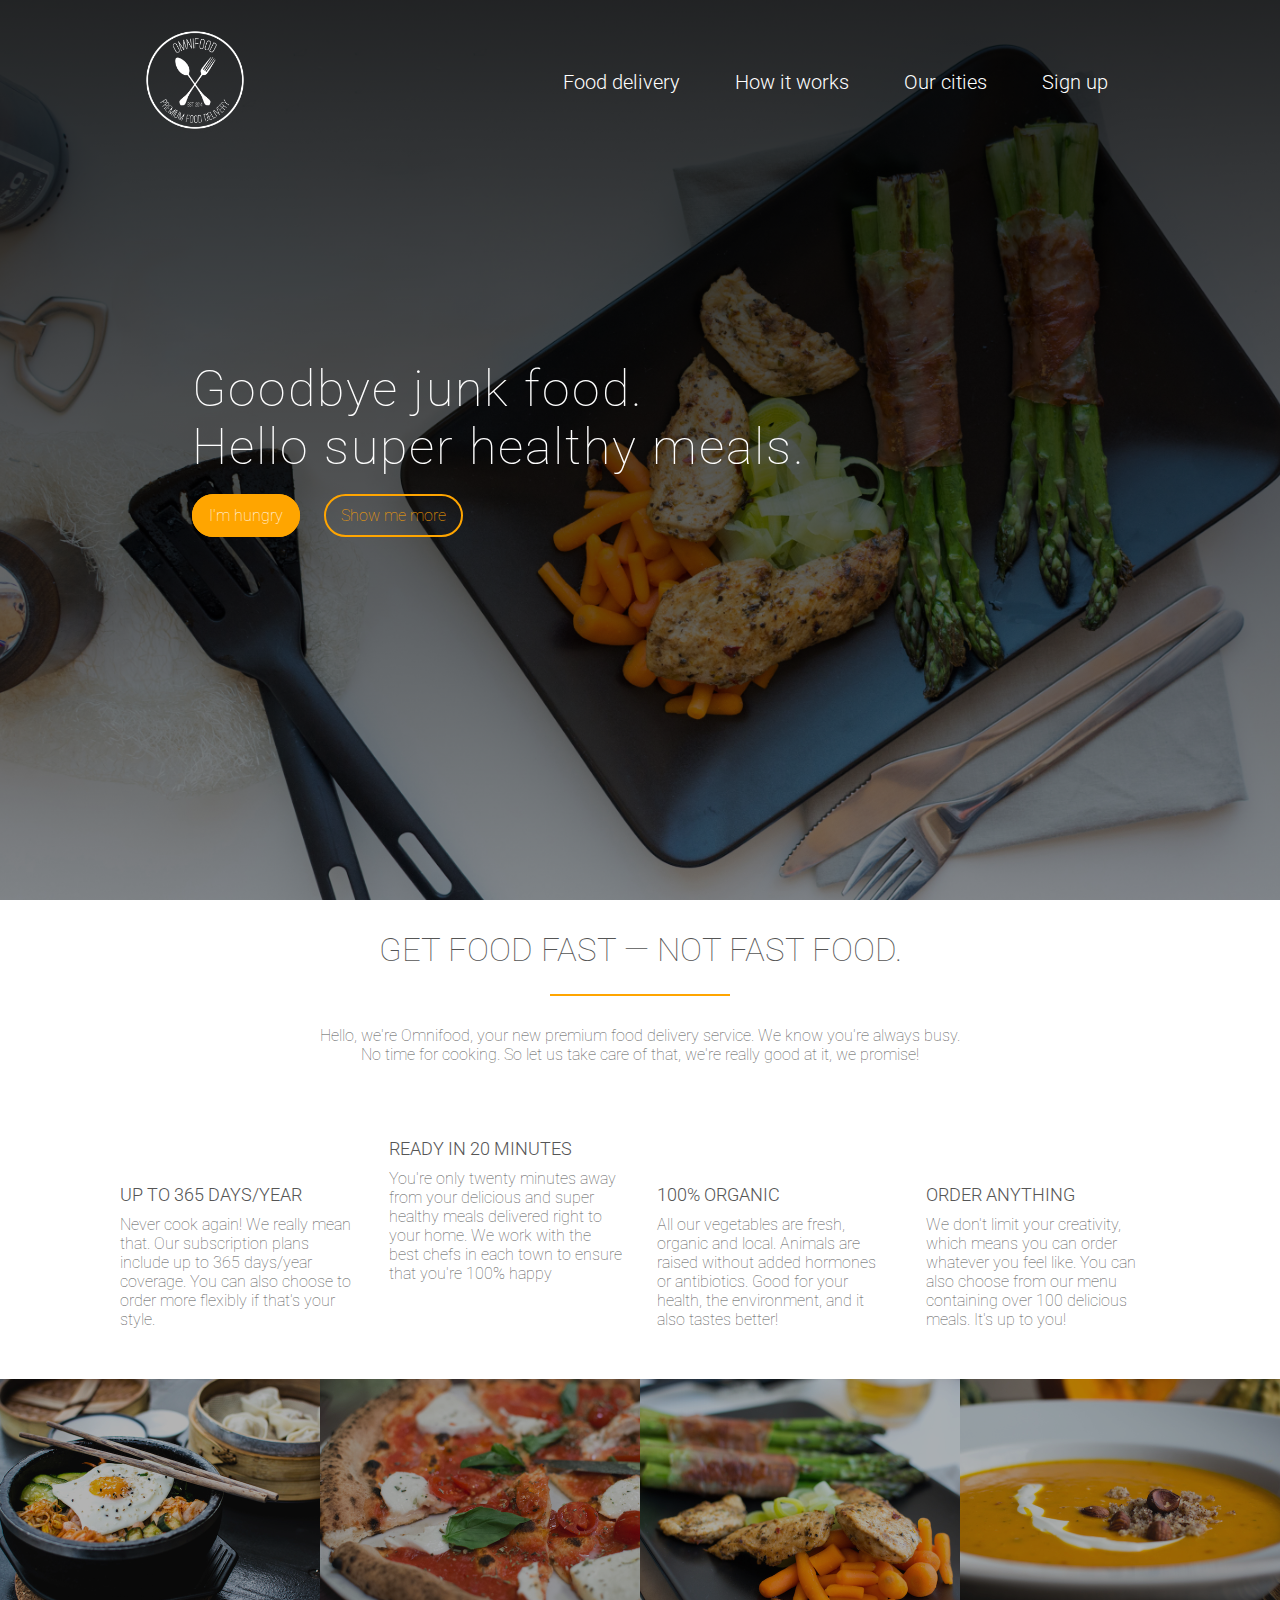
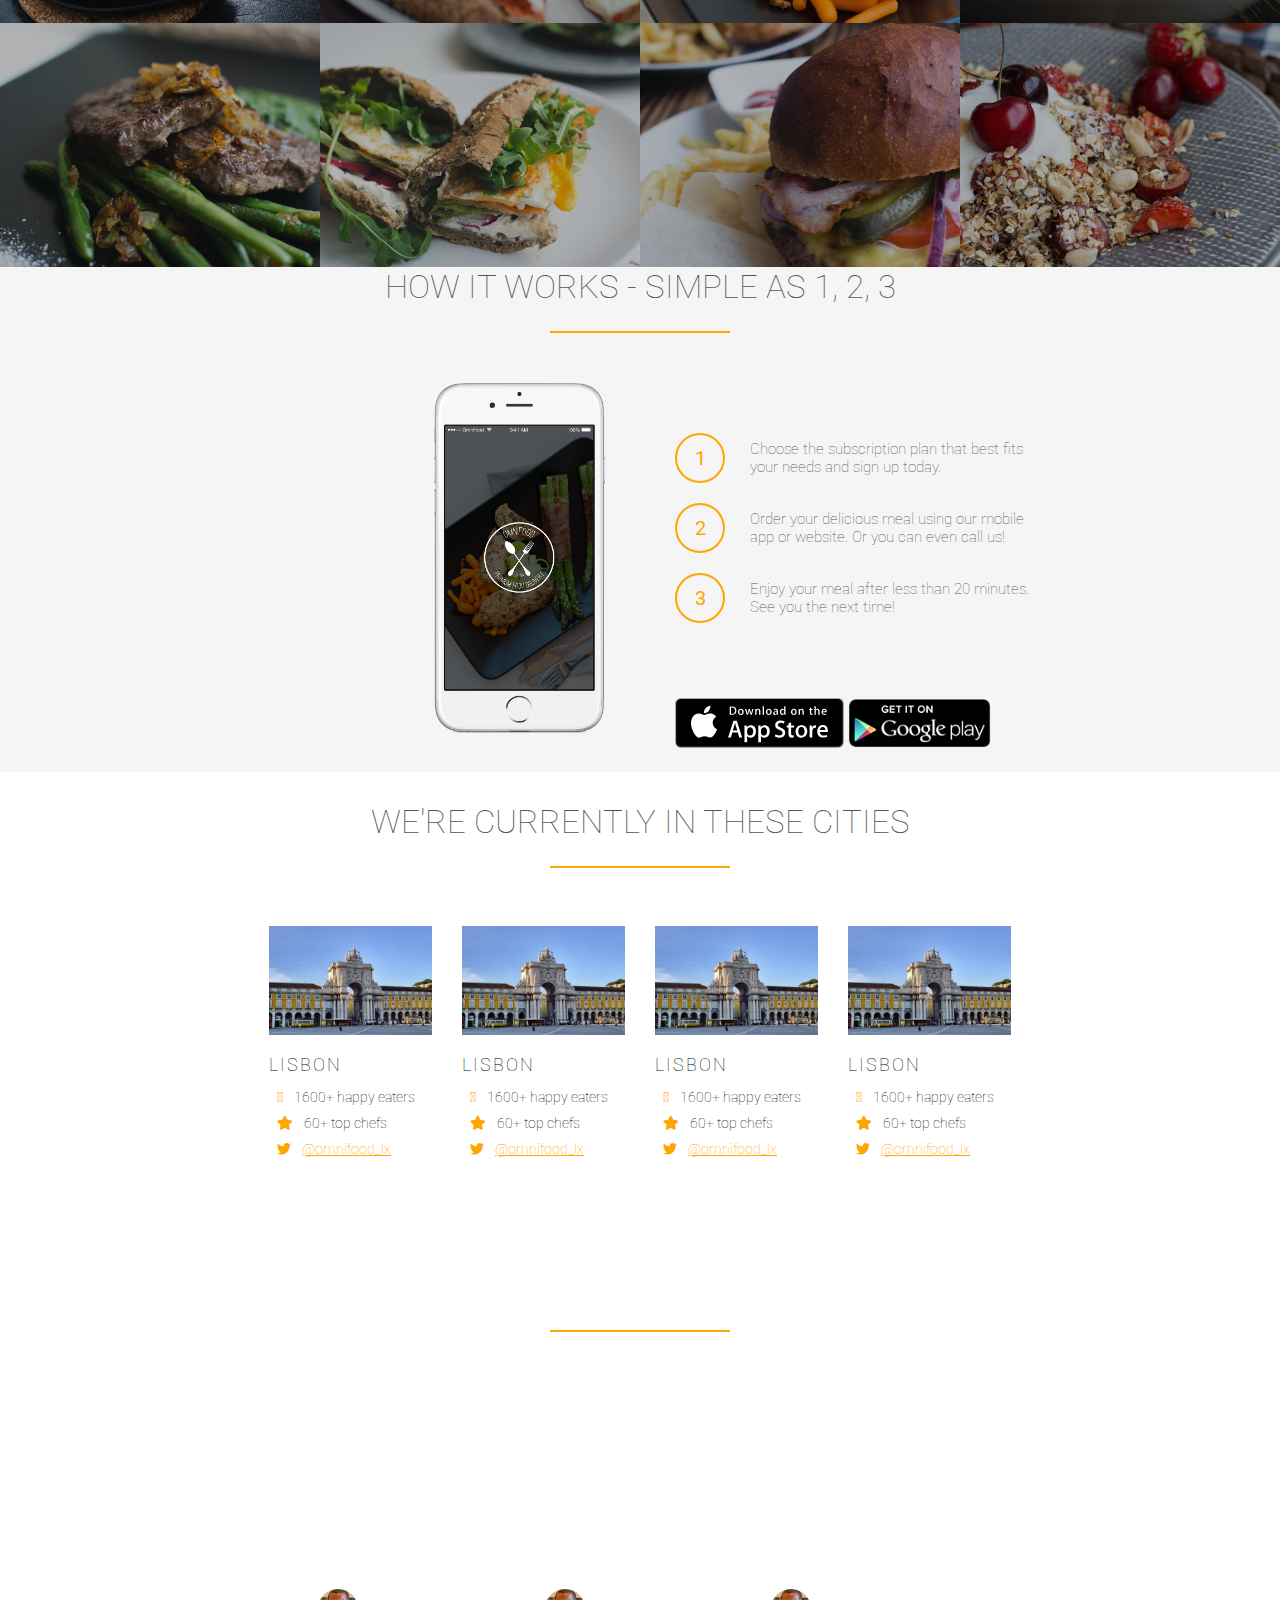
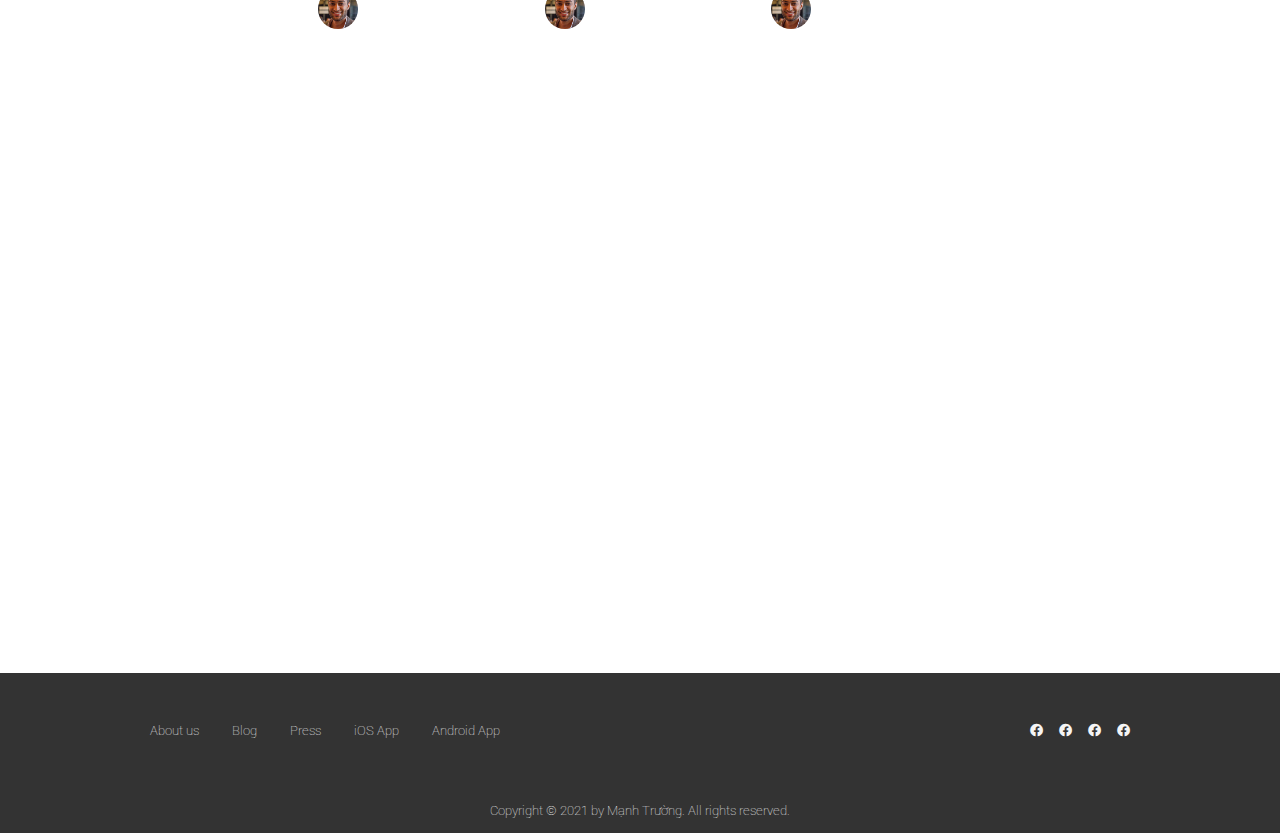
<file: JSA/lesson1+2+3_ominifood/index.html>
<!DOCTYPE html>
<html lang="en">
  <head>
    <meta charset="UTF-8" />
    <meta http-equiv="X-UA-Compatible" content="IE=edge" />
    <meta name="viewport" content="width=device-width, initial-scale=1.0" />
    <title>omnifood</title>
    <link rel="shortcut icon" href="./img/logo.png" type="image/x-icon" />
    <link rel="stylesheet" href="./style.css" />
    <link
      href="https://pro.fontawesome.com/releases/v5.12.0/css/all.css"
      rel="stylesheet"
    />
  </head>
  <body>
    <section class="s1">
      <nav class="menu menu-3">
        <div class="logo">
          <img src="./img/logo-white.png" alt="" />
        </div>
        <ul>
          <li><a>Food delivery</a></li>
          <li><a>How it works</a></li>
          <li><a>Our cities</a></li>
          <li><a>Sign up</a></li>
        </ul>
      </nav>
      <div class="content">
        <p>
          Goodbye junk food. <br />
          Hello super healthy meals.
        </p>
        <a href="">I'm hungry</a>
        <a href="">Show me more</a>
      </div>
    </section>

    <section class="s2">
        <div class="title">
          <h2>Get food fast — not fast food.</h2>
        </div>
        <p class="des">
          Hello, we're Omnifood, your new premium food delivery service. We know
          you're always busy. <br />
          No time for cooking. So let us take care of that, we're really good at
          it, we promise!
        </p>
  
        <div class="content">
          <div class="card">
            <i class="far fa-infinity"></i>
            <p>Up to 365 days/year</p>
            <p>
              Never cook again! We really mean that. Our subscription plans
              include up to 365 days/year coverage. You can also choose to order
              more flexibly if that's your style.
            </p>
          </div>
          <div class="card">
            <i class="far fa-alarm-clock"></i>
            <p>Ready in 20 minutes</p>
            <p>
              You're only twenty minutes away from your delicious and super
              healthy meals delivered right to your home. We work with the best
              chefs in each town to ensure that you're 100% happy
            </p>
          </div>
          <div class="card">
            <i class="far fa-carrot"></i>
            <p>100% organic</p>
            <p>
              All our vegetables are fresh, organic and local. Animals are raised
              without added hormones or antibiotics. Good for your health, the
              environment, and it also tastes better!
            </p>
          </div>
          <div class="card">
            <i class="far fa-shopping-cart"></i>
            <p>Order anything</p>
            <p>
              We don't limit your creativity, which means you can order whatever
              you feel like. You can also choose from our menu containing over 100
              delicious meals. It's up to you!
            </p>
          </div>
        </div>
      </section>
  
      <section class="s3">
        <ul>
          <li><img src="./img/1.jpg" alt="" /></li>
          <li><img src="./img/2.jpg" alt="" /></li>
          <li><img src="./img/3.jpg" alt="" /></li>
          <li><img src="./img/4.jpg" alt="" /></li>
        </ul>
        <ul>
          <li><img src="./img/5.jpg" alt="" /></li>
          <li><img src="./img/6.jpg" alt="" /></li>
          <li><img src="./img/7.jpg" alt="" /></li>
          <li><img src="./img/8.jpg" alt="" /></li>
        </ul>
      </section>
      <section class="s4">
        <div class="title">
          <h2>How it works - Simple as 1, 2, 3</h2>
        </div>
        <div class="content">
          <div class="left">
            <img src="./img/app-iPhone.png" alt="" />
          </div>
          <div class="right">
            <div style="margin-top: 50px" class="des">
              <div class="num">1</div>
              <p>
                Choose the subscription plan that best fits your needs and sign up
                today.
              </p>
            </div>
            <div class="des">
              <div class="num">2</div>
              <p>
                Order your delicious meal using our mobile app or website. Or you
                can even call us!
              </p>
            </div>
            <div style="margin-bottom: 75px" class="des">
              <div class="num">3</div>
              <p>
                Enjoy your meal after less than 20 minutes. See you the next time!
              </p>
            </div>
            <img src="./img/download-app.svg" alt="" />
            <img src="./img/download-app-android.png" alt="" />
          </div>
        </div>
      </section>
  
      <section class="s5">
        <div class="title">
          <h2>We're currently in these cities</h2>
        </div>
        <div class="content">
          <div class="card">
            <img src="./img/lisbon-3.jpg" alt="" />
            <p>LISBON</p>
            <p><i class="fad fa-user"></i> 1600+ happy eaters</p>
            <p><i class="fas fa-star"></i> 60+ top chefs</p>
            <p><i class="fab fa-twitter"></i> <a href="">@omnifood_lx</a></p>
          </div>
          <div class="card">
            <img src="./img/lisbon-3.jpg" alt="" />
            <p>LISBON</p>
            <p><i class="fad fa-user"></i> 1600+ happy eaters</p>
            <p><i class="fas fa-star"></i> 60+ top chefs</p>
            <p><i class="fab fa-twitter"></i> <a href="">@omnifood_lx</a></p>
          </div>
          <div class="card">
            <img src="./img/lisbon-3.jpg" alt="" />
            <p>LISBON</p>
            <p><i class="fad fa-user"></i> 1600+ happy eaters</p>
            <p><i class="fas fa-star"></i> 60+ top chefs</p>
            <p><i class="fab fa-twitter"></i> <a href="">@omnifood_lx</a></p>
          </div>
          <div class="card">
            <img src="./img/lisbon-3.jpg" alt="" />
            <p>LISBON</p>
            <p><i class="fad fa-user"></i> 1600+ happy eaters</p>
            <p><i class="fas fa-star"></i> 60+ top chefs</p>
            <p><i class="fab fa-twitter"></i> <a href="">@omnifood_lx</a></p>
          </div>
        </div>
      </section>
      <section class="s6">
        <div style="padding-top:30px" class="title">
          <h2 style="color:#fff">OUR CUSTOMERS CAN'T LIVE WITHOUT US</h2>
        </div>
        <div class="content">
          <div class="card">
            <p>
              Omnifood is just awesome! I just launched a startup which leaves me
              with no time for cooking, so Omnifood is a life-saver. Now that I
              got used to it, I couldn't live without my daily meals!
            </p>
            <div class="author">
              <img src="./img/customer-1.jpg" alt="" />
              <span>Alberto Duncan</span>
            </div>
          </div>
          <div class="card">
            <p>
              Omnifood is just awesome! I just launched a startup which leaves me
              with no time for cooking, so Omnifood is a life-saver. Now that I
              got used to it, I couldn't live without my daily meals!
            </p>
            <div class="author">
              <img src="./img/customer-1.jpg" alt="" />
              <span>Alberto Duncan</span>
            </div>
          </div>
          <div class="card">
            <p>
              Omnifood is just awesome! I just launched a startup which leaves me
              with no time for cooking, so Omnifood is a life-saver. Now that I
              got used to it, I couldn't live without my daily meals!
            </p>
            <div class="author">
                <img src="./img/customer-1.jpg" alt="" />
                <span>Alberto Duncan</span>
              </div>
            </div>
          </div>
        </section>
        <section class="s8">
          <div class="map">
            <iframe
              src="https://www.google.com/maps/embed?pb=!1m10!1m8!1m3!1d51664.538336150705!2d106.05956503559712!3d20.65671059885655!3m2!1i1024!2i768!4f13.1!5e0!3m2!1svi!2s!4v1638096094252!5m2!1svi!2s"
              width="100%"
              height="600"
              style="border: 0"
              allowfullscreen=""
              loading="lazy"
            ></iframe>
          </div>
          <div class="footer">
            <div class="top">
              <div class="menu_">
                <ul>
                  <li><a href="">About us</a></li>
                  <li><a href="">Blog</a></li>
                  <li><a href="">Press</a></li>
                  <li><a href="">iOS App</a></li>
                  <li><a href="">Android App</a></li>
                </ul>
              </div>
              <div class="social_media">
                <a href=""><i class="fab fa-facebook"></i></a>
                <a href=""><i class="fab fa-facebook"></i></a>
                <a href=""><i class="fab fa-facebook"></i></a>
                <a href=""><i class="fab fa-facebook"></i></a>
              </div>
            </div>
    
            <div class="bot">
              <p>Copyright © 2021 by Mạnh Trường. All rights reserved.</p>
            </div>
          </div>
        </section>
      </body>
    </html>
</file>
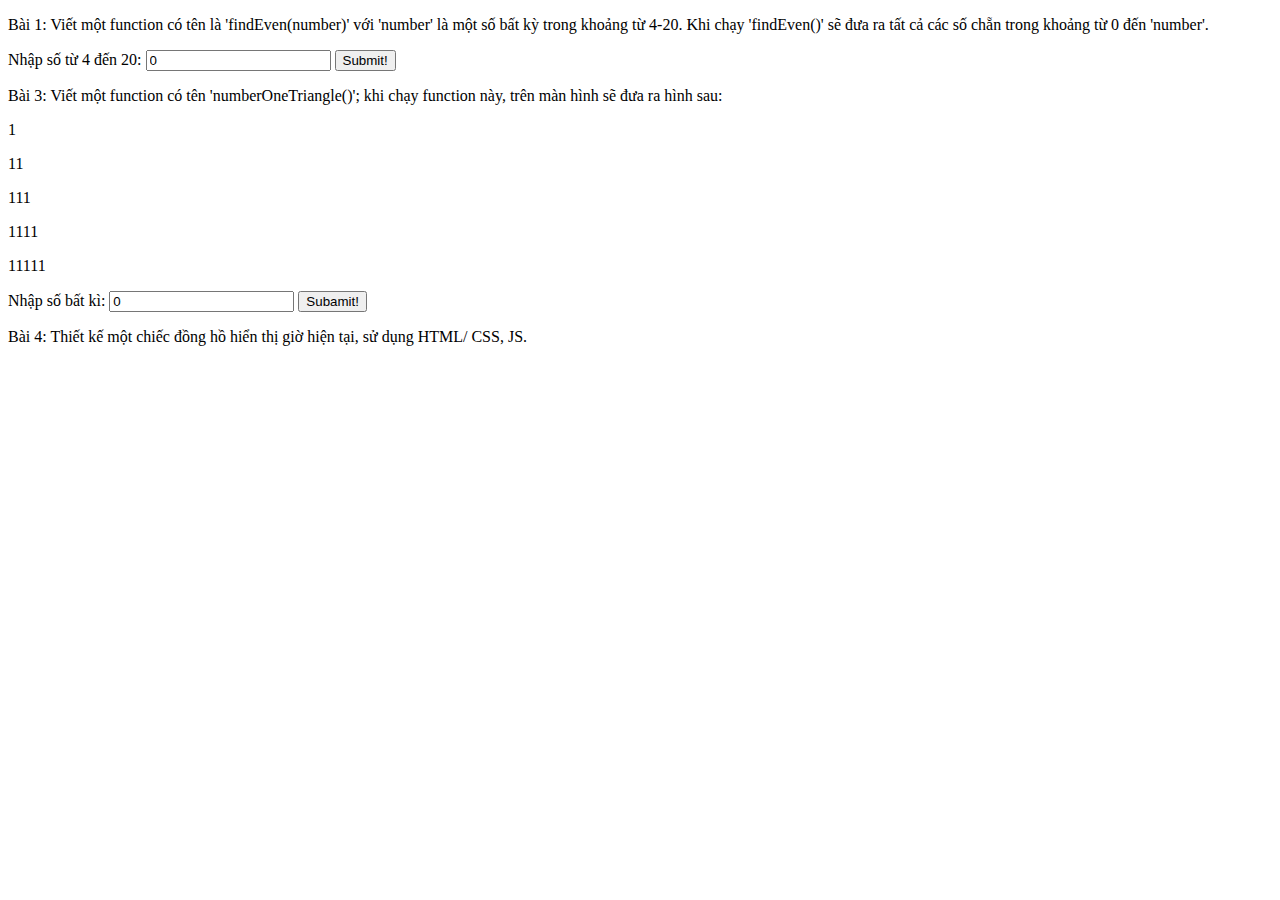
<file: JSA/lesson4/index.html>
<!DOCTYPE html>
<html lang="en">
<head>
    <meta charset="UTF-8">
    <meta name="viewport" content="width=device-width, initial-scale=1.0">
    <title>btvn</title>
    <link href="https://fonts.googleapis.com/css2?family=Georama:wght@200;400&display=swap" rel="stylesheet">
    <link href="https://fonts.googleapis.com/css2?family=Orbitron&display=swap" rel="stylesheet">
</head>
<body>
    <p>Bài 1: Viết một function có tên là 'findEven(number)' với 'number' là một số bất kỳ trong khoảng từ 4-20. Khi chạy 'findEven()' sẽ đưa ra tất cả các số chẵn trong khoảng từ 0 đến 'number'.</p>
    <form action="" method="GET">
        Nhập số từ 4 đến 20: <input type="text" id="number" value="0">
        <input type="button" onclick="findEven()" value="Submit!">
    </form>
    <div id="result"></div>

    <p>Bài 3: Viết một function có tên 'numberOneTriangle()'; khi chạy function này, trên màn hình sẽ đưa ra hình sau:</p>
    <p>1</p>
    <p>11</p>
    <p>111</p>
    <p>1111</p>
    <p>11111</p>
    <form action="" method="GET">
        Nhập số bất kì: <input type="text" id="lvl3" value="0">
        <input type="button" onclick="numberOneTriangle()" value="Subamit!">
    </form>
    <div id="answer"></div>

    <p>Bài 4: Thiết kế một chiếc đồng hồ hiển thị giờ hiện tại, sử dụng HTML/ CSS, JS.</p>
    <h1 id="timer"></h1>
    <script src="index.js"></script>
</body>
</html>
</file>
<file: JSA/lesson1+2+3_ominifood/style.css>
@import url("https://fonts.googleapis.com/css2?family=Roboto:wght@100;300;400&display=swap");
* {
  margin: 0;
  padding: 0;
  box-sizing: border-box;
  font-family: "Roboto", sans-serif;
}
.s1 {
  /* background-image: url("./img/hero.jpg"); */
  background-image: linear-gradient(
      to bottom,
      rgba(0, 0, 0, 0.85),
      rgba(0, 0, 0, 0.45)
    ),
    url("./img/hero.jpg");
  background-size: cover;
  background-position: center;
  width: 100%;
  height: 100vh;
  position: relative;
  background-attachment: fixed;
}
.s1 nav {
  width: 100%;
  display: flex;
  justify-content: space-around;
  padding-top: 30px;
  color: #fff;
}

a {
  text-decoration: none;
}
.s1 nav .logo img {
  height: 100px;
}
.s1 nav ul {
  display: flex;
  align-items: center;
  justify-content: space-around;
  width: 600px;
  list-style: none;
}

/* .s1 nav ul li:hover {
  border-bottom: 1px solid orange;
} */
.s1 nav ul li a {
  font-size: 20px;
  font-weight: 300;
}
.s1 .content {
  width: 50%;
  position: absolute;
  top: 40%;
  left: 15%;
}

.s1 .content p {
  color: #fff;
  font-size: 50px;
  font-weight: 100;
  transform: uppercase;
  letter-spacing: 2px;
  white-space: 50px;
  margin-bottom: 30px;
}
.s1 .content a {
  color: #fff;
  border: 2px solid orange;
  padding: 10px 15px;
  border-radius: 30px;
  font-weight: 100;
}
.s1 .content a:nth-child(2) {
  background-color: orange;
  margin-right: 20px;
}
.s1 .content a:nth-child(3) {
  color: orange;
  transition: 1s;
}
.s1 .content a:nth-child(3):hover {
  background-color: orange;
  color: #fff;
  transition: 0.5s;
}

.s2 {
  width: 1200px;
  margin: 0 auto;
}
.title {
  margin: 30px 0px;
}
.title h2 {
  color: #555555;
  font-weight: 100;
  text-transform: uppercase;
  font-size: 33px;
  text-align: center;
}

.title h2:after {
  content: "";
  display: block;
  margin: 25px auto;
  width: 180px;
  height: 2px;
  background-color: orange;
}
.s2 .des {
  color: #555555;
  font-weight: 100;
  text-align: center;
}
.s2 .content {
  display: flex;
  justify-content: space-between;
  padding: 5px 70px;
  margin-top: 30px;
}
.s2 .content .card {
  width: 24%;
  color: #555555;
  font-weight: 100;
  padding: 5px 10px;
}
.s2 .content .card i {
  color: orange;
  font-size: 50px;
}
.s2 .content .card > * {
  margin: 10px 0px;
}
.s2 .content .card p:nth-child(2) {
  text-transform: uppercase;
  font-size: 18px;
  font-weight: 300;
}

.s3 {
  width: 100%;
  margin-top: 30px;
}
.s3 ul {
  list-style: none;
}
.s3 ul li {
  width: 25%;
  height: fit-content;
  float: left;
  overflow: hidden;
  background-color: black;
}
.s3 ul li img {
  width: 100%;
  height: 100%;
  transform: scale(1.25);
  transition: 0.5s;
  cursor: pointer;
  opacity: 0.7;
}
.s3 ul li img:hover {
  transform: scale(1.05);
  opacity: 1;
  transition: 1.5s;
}

.s4 {
  background-color: whitesmoke;
}

.s4 .left,
.s4 .right {
  width: 50%;
  padding: 20px 35px;
}

.s4 .content {
  display: flex;
}
.s4 .right img {
  height: 50px;
}
.s4 .des {
  display: flex;
  align-items: center;
  margin-bottom: 20px;
}

.s4 .des p {
  font-size: 15px;
  color: #555555;
  font-weight: 100;
  margin-left: 25px;
  width: 50%;
}
.s4 .num {
  width: 50px;
  height: 50px;
  border: 2px solid orange;
  color: orange;
  border-radius: 50%;
  display: flex;
  justify-content: center;
  align-items: center;
  font-size: 20px;
}

.s4 .left img {
  width: 30%;
  float: right;
}

.s5 .content {
  display: flex;
  justify-content: space-between;
  width: 90%;
  margin: auto;
  margin-bottom: 50px;
  padding: 15px 200px;
}

.s5 .card {
  width: 23%;
  padding: 5px;
  font-weight: 100;
  font-size: 14px;
}
.s5 .card > * {
  margin: 8px 0px;
}
.s5 .card p:nth-child(2) {
  font-size: 18px;
  letter-spacing: 2px;
  margin-bottom: 13px;
}
.s5 .card i {
  color: orange;
  padding: 2px 8px;
  cursor: pointer;
}
.s5 .card a {
  text-decoration: underline;
  color: orange;
}
.s5 .card i:hover {
  color: #1da1f2;
}
.s5 .card img {
  width: 100%;
}
.s6{
  background-image:linear-gradient(rgba(0, 0, 0, 0.8), rgba(0, 0, 0, 0.8)), url(./img/back-customers.jpg);
  background-size:cover;
  background-position: center;
  background-attachment: fixed;
  color: #fff;
  font-weight: 100;
  font-style: italic;
}
.s6 .content {
  display: flex;
  justify-content: space-around;
  padding: 40px 300px;
}
.s6 .card{
  width: 28%;
}
.s6 .card p{
  position: relative;
}
.s6 .card p::before{
  content: "\201C";
  font-size: 500%;
  position: absolute;
  top: -45px;
  left:-30px;

}
.s6 .card img{
  width: 40px;
  height: 40px;
  border-radius: 50%;
  margin-right: 15px;
}

.s6 .author {
  margin-top:35px;
  display: flex;
  align-items: center;
}

.s8 .footer {
  background-color: #333;
}
.s8 .footer .bot {
  width: 100%;
  text-align: center;
  color: whitesmoke;
  font-weight: 100;
  padding: 15px 0px;
  font-size: 13px;
}

.s8 .footer .top {
  display: flex;
  justify-content: space-between;
  align-items: center;
  font-weight: 100;
  font-size: 13px;
  color: whitesmoke;
  padding: 50px 150px;
}

.s8 .footer .top .menu_ ul {
  display: flex;
  list-style: none;
  width: 350px;
  justify-content: space-between;
  color: whitesmoke !important;
}
.s8 .footer .top .menu_ ul li a {
  color: whitesmoke !important;
}

.s8 .social_media {
  width: 100px;
  display: flex;
  justify-content: space-between;
}

.s8 .social_media a {
  color: whitesmoke !important;
  transition: 0.5s;
}
.s8 .social_media a:hover {
  color: orange !important;
  transition: 0.5s;
}
</file>
